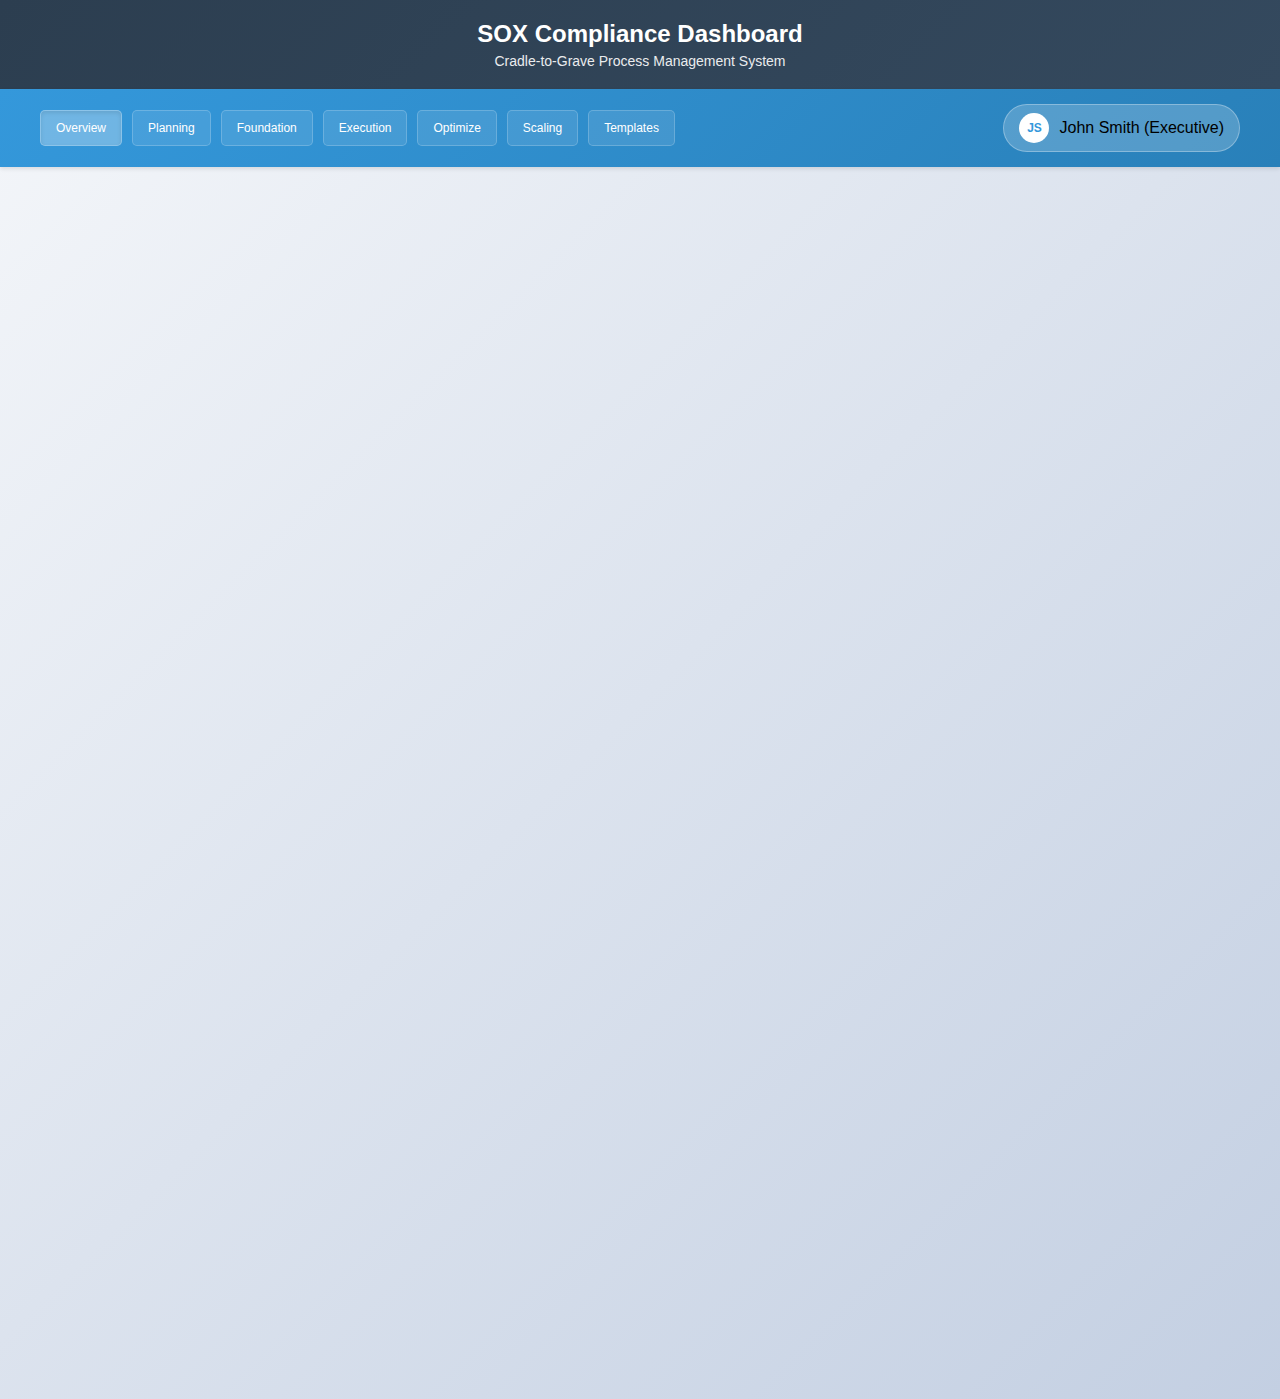
<file: svg/_svg4_ui/04-prototype.html>
<!DOCTYPE html>
<html lang="en">
<head>
    <meta charset="UTF-8">
    <meta name="viewport" content="width=device-width, initial-scale=1.0">
    <title>SOX Compliance Dashboard - Interactive Prototype</title>
    <style>
        * {
            margin: 0;
            padding: 0;
            box-sizing: border-box;
        }

        body {
            font-family: 'Segoe UI', Tahoma, Geneva, Verdana, sans-serif;
            background: linear-gradient(135deg, #f5f7fa 0%, #c3cfe2 100%);
            min-height: 100vh;
        }

        .container {
            max-width: 1400px;
            margin: 0 auto;
            padding: 0 20px;
        }

        /* Header Styles */
        .header {
            background: linear-gradient(135deg, #2c3e50 0%, #34495e 100%);
            color: white;
            padding: 20px 0;
            box-shadow: 0 4px 6px rgba(0,0,0,0.1);
        }

        .header h1 {
            font-size: 24px;
            font-weight: 600;
            text-align: center;
            margin-bottom: 5px;
        }

        .header p {
            text-align: center;
            opacity: 0.9;
            font-size: 14px;
        }

        /* Navigation Styles */
        .nav-bar {
            background: linear-gradient(135deg, #3498db 0%, #2980b9 100%);
            padding: 0;
            box-shadow: 0 2px 4px rgba(0,0,0,0.1);
        }

        .nav-container {
            display: flex;
            justify-content: space-between;
            align-items: center;
            padding: 15px 20px;
        }

        .nav-items {
            display: flex;
            gap: 10px;
        }

        .nav-item {
            padding: 10px 15px;
            background: rgba(255,255,255,0.1);
            border: 1px solid rgba(255,255,255,0.2);
            border-radius: 5px;
            color: white;
            text-decoration: none;
            font-size: 12px;
            font-weight: 500;
            transition: all 0.3s ease;
            cursor: pointer;
        }

        .nav-item:hover {
            background: rgba(255,255,255,0.2);
            transform: translateY(-1px);
        }

        .nav-item.active {
            background: rgba(255,255,255,0.3);
            box-shadow: inset 0 2px 4px rgba(0,0,0,0.1);
        }

        .user-profile {
            display: flex;
            align-items: center;
            gap: 10px;
            background: rgba(255,255,255,0.2);
            padding: 8px 15px;
            border-radius: 25px;
            border: 1px solid rgba(255,255,255,0.3);
        }

        .user-avatar {
            width: 30px;
            height: 30px;
            border-radius: 50%;
            background: white;
            display: flex;
            align-items: center;
            justify-content: center;
            font-weight: bold;
            color: #3498db;
            font-size: 12px;
        }

        /* Main Content */
        .main-content {
            padding: 30px 0;
        }

        /* Timeline Section */
        .timeline-section {
            background: white;
            border-radius: 15px;
            padding: 30px;
            margin-bottom: 30px;
            box-shadow: 0 8px 25px rgba(0,0,0,0.1);
            border: 1px solid rgba(0,0,0,0.05);
        }

        .timeline-title {
            text-align: center;
            font-size: 20px;
            font-weight: 600;
            color: #2c3e50;
            margin-bottom: 25px;
        }

        .progress-bar-container {
            position: relative;
            margin-bottom: 30px;
        }

        .progress-bar {
            width: 100%;
            height: 40px;
            background: #ecf0f1;
            border-radius: 20px;
            position: relative;
            overflow: hidden;
            box-shadow: inset 0 2px 4px rgba(0,0,0,0.1);
        }

        .progress-fill {
            height: 100%;
            background: linear-gradient(135deg, #27ae60 0%, #2ecc71 100%);
            border-radius: 20px;
            width: 40%;
            position: relative;
            transition: width 2s ease-in-out;
            animation: progressPulse 2s infinite;
        }

        @keyframes progressPulse {
            0%, 100% { opacity: 1; }
            50% { opacity: 0.8; }
        }

        .progress-text {
            position: absolute;
            top: 50%;
            left: 50%;
            transform: translate(-50%, -50%);
            color: white;
            font-weight: 600;
            font-size: 14px;
            text-shadow: 0 1px 2px rgba(0,0,0,0.3);
        }

        .milestones {
            display: flex;
            justify-content: space-between;
            align-items: flex-start;
            margin-top: 20px;
        }

        .milestone {
            text-align: center;
            flex: 1;
            padding: 0 10px;
        }

        .milestone-circle {
            width: 20px;
            height: 20px;
            border-radius: 50%;
            margin: 0 auto 10px;
            position: relative;
            transition: all 0.3s ease;
            cursor: pointer;
        }

        .milestone-circle:hover {
            transform: scale(1.2);
            box-shadow: 0 4px 8px rgba(0,0,0,0.2);
        }

        .milestone-circle.complete {
            background: #27ae60;
            box-shadow: 0 0 0 3px rgba(39, 174, 96, 0.3);
        }

        .milestone-circle.current {
            background: #f39c12;
            box-shadow: 0 0 0 3px rgba(243, 156, 18, 0.3);
            animation: pulse 2s infinite;
        }

        .milestone-circle.pending {
            background: #95a5a6;
        }

        @keyframes pulse {
            0% { box-shadow: 0 0 0 0 rgba(243, 156, 18, 0.7); }
            70% { box-shadow: 0 0 0 10px rgba(243, 156, 18, 0); }
            100% { box-shadow: 0 0 0 0 rgba(243, 156, 18, 0); }
        }

        .milestone-label {
            font-size: 11px;
            font-weight: 600;
            color: #2c3e50;
            margin-bottom: 5px;
        }

        .milestone-status {
            font-size: 9px;
            font-weight: 500;
        }

        .milestone-status.complete { color: #27ae60; }
        .milestone-status.current { color: #f39c12; }
        .milestone-status.pending { color: #95a5a6; }

        /* Dashboard Cards */
        .dashboard-grid {
            display: grid;
            grid-template-columns: repeat(auto-fit, minmax(400px, 1fr));
            gap: 25px;
            margin-bottom: 30px;
        }

        .card {
            background: white;
            border-radius: 15px;
            overflow: hidden;
            box-shadow: 0 8px 25px rgba(0,0,0,0.1);
            border: 1px solid rgba(0,0,0,0.05);
            transition: all 0.3s ease;
        }

        .card:hover {
            transform: translateY(-5px);
            box-shadow: 0 15px 35px rgba(0,0,0,0.15);
        }

        .card-header {
            padding: 20px 25px;
            color: white;
            font-weight: 600;
            font-size: 16px;
            text-align: center;
        }

        .card-header.metrics { background: linear-gradient(135deg, #3498db 0%, #2980b9 100%); }
        .card-header.phase { background: linear-gradient(135deg, #27ae60 0%, #2ecc71 100%); }
        .card-header.team { background: linear-gradient(135deg, #9b59b6 0%, #8e44ad 100%); }

        .card-body {
            padding: 25px;
        }

        .metric-item {
            margin-bottom: 20px;
        }

        .metric-label {
            font-size: 12px;
            font-weight: 600;
            color: #2c3e50;
            margin-bottom: 5px;
        }

        .metric-value {
            font-size: 24px;
            font-weight: 700;
            margin-bottom: 5px;
        }

        .metric-value.success { color: #27ae60; }
        .metric-value.warning { color: #f39c12; }
        .metric-value.danger { color: #e74c3c; }

        .metric-description {
            font-size: 11px;
            color: #7f8c8d;
        }

        .risk-indicator {
            width: 60px;
            height: 60px;
            border-radius: 50%;
            display: flex;
            align-items: center;
            justify-content: center;
            margin: 20px auto;
            font-size: 14px;
            font-weight: bold;
            color: white;
            text-shadow: 0 1px 2px rgba(0,0,0,0.3);
        }

        .risk-indicator.medium {
            background: linear-gradient(135deg, #f39c12 0%, #e67e22 100%);
        }

        .phase-progress {
            margin: 15px 0;
        }

        .phase-progress-bar {
            width: 100%;
            height: 12px;
            background: #ecf0f1;
            border-radius: 6px;
            overflow: hidden;
            margin-bottom: 10px;
        }

        .phase-progress-fill {
            height: 100%;
            background: linear-gradient(135deg, #27ae60 0%, #2ecc71 100%);
            width: 70%;
            border-radius: 6px;
            transition: width 1.5s ease-in-out;
        }

        .phase-details {
            list-style: none;
        }

        .phase-details li {
            font-size: 11px;
            color: #2c3e50;
            margin-bottom: 8px;
            padding-left: 15px;
            position: relative;
        }

        .phase-details li::before {
            content: "•";
            color: #3498db;
            position: absolute;
            left: 0;
        }

        .alert {
            background: #fff5f5;
            border: 1px solid #fed7d7;
            border-radius: 8px;
            padding: 12px;
            margin-top: 15px;
        }

        .alert-title {
            font-size: 11px;
            font-weight: 600;
            color: #e53e3e;
            margin-bottom: 5px;
        }

        .alert-text {
            font-size: 10px;
            color: #2c3e50;
        }

        .team-grid {
            display: grid;
            grid-template-columns: repeat(auto-fit, minmax(80px, 1fr));
            gap: 15px;
            margin-bottom: 20px;
        }

        .team-member {
            text-align: center;
        }

        .member-avatar {
            width: 40px;
            height: 40px;
            border-radius: 50%;
            margin: 0 auto 8px;
            display: flex;
            align-items: center;
            justify-content: center;
            color: white;
            font-weight: bold;
            font-size: 12px;
            text-shadow: 0 1px 2px rgba(0,0,0,0.3);
        }

        .member-avatar.available { background: linear-gradient(135deg, #27ae60 0%, #2ecc71 100%); }
        .member-avatar.busy { background: linear-gradient(135deg, #f39c12 0%, #e67e22 100%); }
        .member-avatar.overloaded { background: linear-gradient(135deg, #e74c3c 0%, #c0392b 100%); }
        .member-avatar.training { background: linear-gradient(135deg, #3498db 0%, #2980b9 100%); }

        .member-name {
            font-size: 10px;
            font-weight: 600;
            color: #2c3e50;
            margin-bottom: 3px;
        }

        .member-status {
            font-size: 9px;
            font-weight: 500;
        }

        .member-status.available { color: #27ae60; }
        .member-status.busy { color: #f39c12; }
        .member-status.overloaded { color: #e74c3c; }
        .member-status.training { color: #3498db; }

        .utilization-bar {
            width: 100%;
            height: 15px;
            background: #ecf0f1;
            border-radius: 7px;
            overflow: hidden;
            margin: 15px 0;
        }

        .utilization-fill {
            height: 100%;
            background: linear-gradient(135deg, #f39c12 0%, #e67e22 100%);
            width: 80%;
            border-radius: 7px;
            transition: width 1.5s ease-in-out;
        }

        /* Action Buttons */
        .action-panel {
            background: white;
            border-radius: 15px;
            padding: 25px;
            box-shadow: 0 8px 25px rgba(0,0,0,0.1);
            border: 1px solid rgba(0,0,0,0.05);
        }

        .action-grid {
            display: grid;
            grid-template-columns: repeat(auto-fit, minmax(150px, 1fr));
            gap: 15px;
        }

        .action-btn {
            padding: 15px 20px;
            border: none;
            border-radius: 10px;
            color: white;
            font-weight: 600;
            font-size: 12px;
            cursor: pointer;
            transition: all 0.3s ease;
            text-transform: uppercase;
            letter-spacing: 0.5px;
        }

        .action-btn:hover {
            transform: translateY(-2px);
            box-shadow: 0 8px 15px rgba(0,0,0,0.2);
        }

        .action-btn.primary { background: linear-gradient(135deg, #3498db 0%, #2980b9 100%); }
        .action-btn.success { background: linear-gradient(135deg, #27ae60 0%, #2ecc71 100%); }
        .action-btn.warning { background: linear-gradient(135deg, #f39c12 0%, #e67e22 100%); }
        .action-btn.purple { background: linear-gradient(135deg, #9b59b6 0%, #8e44ad 100%); }

        /* Responsive Design */
        @media (max-width: 768px) {
            .nav-items {
                display: none;
            }

            .dashboard-grid {
                grid-template-columns: 1fr;
            }

            .milestones {
                flex-wrap: wrap;
                gap: 15px;
            }

            .milestone {
                flex: 0 0 calc(50% - 7.5px);
            }

            .action-grid {
                grid-template-columns: 1fr;
            }
        }

        /* Loading Animation */
        .loading {
            opacity: 0;
            animation: fadeIn 0.5s ease-in-out forwards;
        }

        @keyframes fadeIn {
            from { opacity: 0; transform: translateY(20px); }
            to { opacity: 1; transform: translateY(0); }
        }

        /* Interactive Elements */
        .clickable {
            cursor: pointer;
            transition: all 0.3s ease;
        }

        .clickable:hover {
            opacity: 0.8;
        }

        /* Tooltip */
        .tooltip {
            position: relative;
        }

        .tooltip::after {
            content: attr(data-tooltip);
            position: absolute;
            bottom: 100%;
            left: 50%;
            transform: translateX(-50%);
            background: rgba(0,0,0,0.8);
            color: white;
            padding: 8px 12px;
            border-radius: 6px;
            font-size: 11px;
            white-space: nowrap;
            opacity: 0;
            pointer-events: none;
            transition: opacity 0.3s ease;
            z-index: 1000;
        }

        .tooltip:hover::after {
            opacity: 1;
        }

        /* Status Indicators */
        .status-online {
            display: inline-block;
            width: 8px;
            height: 8px;
            background: #27ae60;
            border-radius: 50%;
            margin-right: 8px;
            animation: statusPulse 2s infinite;
        }

        @keyframes statusPulse {
            0%, 100% { opacity: 1; }
            50% { opacity: 0.5; }
        }
    </style>
</head>
<body>
    <header class="header">
        <div class="container">
            <h1>SOX Compliance Dashboard</h1>
            <p>Cradle-to-Grave Process Management System</p>
        </div>
    </header>

    <nav class="nav-bar">
        <div class="container">
            <div class="nav-container">
                <div class="nav-items">
                    <div class="nav-item active" data-section="overview">Overview</div>
                    <div class="nav-item" data-section="planning">Planning</div>
                    <div class="nav-item" data-section="foundation">Foundation</div>
                    <div class="nav-item" data-section="execution">Execution</div>
                    <div class="nav-item" data-section="optimize">Optimize</div>
                    <div class="nav-item" data-section="scaling">Scaling</div>
                    <div class="nav-item" data-section="templates">Templates</div>
                </div>
                <div class="user-profile">
                    <div class="user-avatar">JS</div>
                    <span>John Smith (Executive)</span>
                </div>
            </div>
        </div>
    </nav>

    <main class="main-content">
        <div class="container">
            <!-- Timeline Section -->
            <section class="timeline-section loading">
                <h2 class="timeline-title">SOX Implementation Timeline</h2>
                <div class="progress-bar-container">
                    <div class="progress-bar">
                        <div class="progress-fill">
                            <div class="progress-text">40% Complete - Foundation Phase</div>
                        </div>
                    </div>
                </div>
                
                <div class="milestones">
                    <div class="milestone">
                        <div class="milestone-circle complete tooltip clickable" data-tooltip="Planning phase completed successfully"></div>
                        <div class="milestone-label">Planning</div>
                        <div class="milestone-status complete">✓ Complete</div>
                    </div>
                    <div class="milestone">
                        <div class="milestone-circle current tooltip clickable" data-tooltip="Foundation phase 70% complete"></div>
                        <div class="milestone-label">Foundation</div>
                        <div class="milestone-status current">In Progress</div>
                    </div>
                    <div class="milestone">
                        <div class="milestone-circle pending tooltip clickable" data-tooltip="Execution phase scheduled to start Week 37"></div>
                        <div class="milestone-label">Execution</div>
                        <div class="milestone-status pending">Pending</div>
                    </div>
                    <div class="milestone">
                        <div class="milestone-circle pending tooltip clickable" data-tooltip="Optimization phase scheduled for Week 73"></div>
                        <div class="milestone-label">Optimize</div>
                        <div class="milestone-status pending">Pending</div>
                    </div>
                    <div class="milestone">
                        <div class="milestone-circle pending tooltip clickable" data-tooltip="Scaling phase for implementation 2"></div>
                        <div class="milestone-label">Scaling</div>
                        <div class="milestone-status pending">Pending</div>
                    </div>
                </div>
            </section>

            <!-- Dashboard Cards -->
            <div class="dashboard-grid">
                <!-- Key Metrics Card -->
                <div class="card loading">
                    <div class="card-header metrics">Key Metrics</div>
                    <div class="card-body">
                        <div class="metric-item">
                            <div class="metric-label">Budget Status:</div>
                            <div class="metric-value success">$1.2M / $1.5M</div>
                            <div class="metric-description">80% utilized, on track</div>
                        </div>
                        <div class="metric-item">
                            <div class="metric-label">Timeline:</div>
                            <div class="metric-value warning">Week 28 / 72</div>
                            <div class="metric-description">39% complete, 2 weeks behind</div>
                        </div>
                        <div class="risk-indicator medium tooltip" data-tooltip="Medium risk due to SAP integration delays">
                            MED
                        </div>
                        <div style="text-align: center; font-size: 11px; color: #7f8c8d; margin-top: 10px;">Risk Level</div>
                    </div>
                </div>

                <!-- Current Phase Card -->
                <div class="card loading">
                    <div class="card-header phase">Current Phase: Foundation</div>
                    <div class="card-body">
                        <div class="metric-label">Layer 2: Business Configuration</div>
                        <div class="phase-progress">
                            <div class="phase-progress-bar">
                                <div class="phase-progress-fill"></div>
                            </div>
                            <div style="text-align: right; font-size: 12px; color: #27ae60; font-weight: 600; margin-top: 5px;">70%</div>
                        </div>
                        <ul class="phase-details">
                            <li>Control library creation: 35/47 controls complete</li>
                            <li>AI template generation: Learning from patterns</li>
                            <li>User training: 28/47 users certified</li>
                        </ul>
                        <div class="alert">
                            <div class="alert-title">⚠ Attention Required:</div>
                            <div class="alert-text">SAP integration 2 weeks behind schedule</div>
                        </div>
                    </div>
                </div>

                <!-- Team Status Card -->
                <div class="card loading">
                    <div class="card-header team">Team Status</div>
                    <div class="card-body">
                        <div class="team-grid">
                            <div class="team-member">
                                <div class="member-avatar available tooltip" data-tooltip="Available for new assignments">JS</div>
                                <div class="member-name">John Smith</div>
                                <div class="member-status available">Available</div>
                            </div>
                            <div class="team-member">
                                <div class="member-avatar busy tooltip" data-tooltip="Working on control documentation">MD</div>
                                <div class="member-name">Mary Davis</div>
                                <div class="member-status busy">Busy</div>
                            </div>
                            <div class="team-member">
                                <div class="member-avatar overloaded tooltip" data-tooltip="Needs support - handling SAP integration issues">RJ</div>
                                <div class="member-name">Robert Jones</div>
                                <div class="member-status overloaded">Overloaded</div>
                            </div>
                            <div class="team-member">
                                <div class="member-avatar training tooltip" data-tooltip="Currently in SOX certification training">SK</div>
                                <div class="member-name">Sarah Kim</div>
                                <div class="member-status training">Training</div>
                            </div>
                        </div>
                        
                        <div class="metric-label" style="margin-top: 20px;">Team Utilization:</div>
                        <div class="utilization-bar">
                            <div class="utilization-fill"></div>
                        </div>
                        <div style="display: flex; justify-content: space-between; align-items: center; margin-top: 5px;">
                            <span style="font-size: 11px; color: #7f8c8d;">Current Load</span>
                            <span style="font-size: 12px; color: #f39c12; font-weight: 600;">80% (High)</span>
                        </div>
                        <div style="font-size: 11px; color: #7f8c8d; margin-top: 10px;">
                            Recommendation: Add 1 analyst for Q4
                        </div>
                    </div>
                </div>
            </div>

            <!-- Action Panel -->
            <section class="action-panel loading">
                <div class="action-grid">
                    <button class="action-btn primary clickable" onclick="drillDown()">
                        📊 Drill Down
                    </button>
                    <button class="action-btn success clickable" onclick="exportReport()">
                        📄 Export Report
                    </button>
                    <button class="action-btn warning clickable" onclick="scheduleMeeting()">
                        📅 Schedule Meeting
                    </button>
                    <button class="action-btn purple clickable" onclick="showAIInsights()">
                        🤖 AI Insights
                    </button>
                </div>
                
                <div style="display: flex; justify-content: space-between; align-items: center; margin-top: 25px; padding-top: 20px; border-top: 1px solid #ecf0f1;">
                    <div>
                        <div style="font-size: 12px; font-weight: 600; color: #2c3e50; margin-bottom: 5px;">Quick Stats:</div>
                        <div style="font-size: 10px; color: #27ae60;">• 127 tasks completed this week</div>
                        <div style="font-size: 10px; color: #3498db;">• 23 AI recommendations generated</div>
                    </div>
                    <div>
                        <div style="font-size: 12px; font-weight: 600; color: #2c3e50; margin-bottom: 5px;">System Status:</div>
                        <div style="display: flex; align-items: center; font-size: 10px; color: #27ae60;">
                            <span class="status-online"></span>
                            All systems operational
                        </div>
                    </div>
                </div>
            </section>
        </div>
    </main>

    <script>
        // Animation and Interactivity
        document.addEventListener('DOMContentLoaded', function() {
            // Add loading animation delay
            const loadingElements = document.querySelectorAll('.loading');
            loadingElements.forEach((element, index) => {
                setTimeout(() => {
                    element.style.animationDelay = `${index * 200}ms`;
                }, 100);
            });

            // Navigation functionality
            const navItems = document.querySelectorAll('.nav-item');
            navItems.forEach(item => {
                item.addEventListener('click', function() {
                    navItems.forEach(nav => nav.classList.remove('active'));
                    this.classList.add('active');
                    
                    // Simulate section switching
                    const section = this.dataset.section;
                    console.log(`Switching to section: ${section}`);
                    
                    // Add some visual feedback
                    this.style.transform = 'scale(0.95)';
                    setTimeout(() => {
                        this.style.transform = '';
                    }, 150);
                });
            });

            // Milestone interactions
            const milestones = document.querySelectorAll('.milestone-circle');
            milestones.forEach(milestone => {
                milestone.addEventListener('click', function() {
                    // Simulate milestone detail view
                    const status = this.classList.contains('complete') ? 'Complete' : 
                                  this.classList.contains('current') ? 'In Progress' : 'Pending';
                    showNotification(`Milestone Status: ${status}`, 'info');
                });
            });

            // Team member interactions
            const teamMembers = document.querySelectorAll('.member-avatar');
            teamMembers.forEach(member => {
                member.addEventListener('click', function() {
                    const name = this.parentElement.querySelector('.member-name').textContent;
                    const status = this.parentElement.querySelector('.member-status').textContent;
                    showNotification(`${name} - Status: ${status}`, 'info');
                });
            });

            // Animate progress bars on load
            setTimeout(() => {
                const progressFill = document.querySelector('.progress-fill');
                const phaseFill = document.querySelector('.phase-progress-fill');
                const utilizationFill = document.querySelector('.utilization-fill');
                
                if (progressFill) progressFill.style.width = '40%';
                if (phaseFill) phaseFill.style.width = '70%';
                if (utilizationFill) utilizationFill.style.width = '80%';
            }, 1000);
        });

        // Action button functions
        function drillDown() {
            showNotification('Opening detailed view...', 'success');
            // Simulate loading detailed view
            setTimeout(() => {
                console.log('Drill down view would load here');
            }, 500);
        }

        function exportReport() {
            showNotification('Generating SOX progress report...', 'info');
            // Simulate report generation
            setTimeout(() => {
                showNotification('Report exported successfully!', 'success');
            }, 2000);
        }

        function scheduleMeeting() {
            showNotification('Opening calendar integration...', 'info');
            // Simulate calendar integration
            setTimeout(() => {
                console.log('Calendar integration would open here');
            }, 500);
        }

        function showAIInsights() {
            showNotification('Loading AI recommendations...', 'info');
            // Simulate AI insights
            setTimeout(() => {
                const insights = [
                    'Consider adding 1 senior analyst to reduce timeline risk',
                    'SAP integration can be accelerated with external consultant',
                    'Inventory controls show 95% automation potential',
                    'User adoption rate will improve with additional training'
                ];
                const randomInsight = insights[Math.floor(Math.random() * insights.length)];
                showNotification(`AI Insight: ${randomInsight}`, 'success');
            }, 1500);
        }

        // Notification system
        function showNotification(message, type = 'info') {
            const notification = document.createElement('div');
            notification.style.cssText = `
                position: fixed;
                top: 20px;
                right: 20px;
                padding: 15px 20px;
                border-radius: 8px;
                color: white;
                font-weight: 500;
                font-size: 14px;
                z-index: 10000;
                max-width: 350px;
                box-shadow: 0 8px 25px rgba(0,0,0,0.15);
                transform: translateX(400px);
                transition: all 0.3s ease;
            `;

            switch(type) {
                case 'success':
                    notification.style.background = 'linear-gradient(135deg, #27ae60 0%, #2ecc71 100%)';
                    break;
                case 'warning':
                    notification.style.background = 'linear-gradient(135deg, #f39c12 0%, #e67e22 100%)';
                    break;
                case 'error':
                    notification.style.background = 'linear-gradient(135deg, #e74c3c 0%, #c0392b 100%)';
                    break;
                default:
                    notification.style.background = 'linear-gradient(135deg, #3498db 0%, #2980b9 100%)';
            }

            notification.textContent = message;
            document.body.appendChild(notification);

            // Animate in
            setTimeout(() => {
                notification.style.transform = 'translateX(0)';
            }, 100);

            // Auto remove
            setTimeout(() => {
                notification.style.transform = 'translateX(400px)';
                setTimeout(() => {
                    document.body.removeChild(notification);
                }, 300);
            }, 4000);
        }

        // Simulate real-time updates
        setInterval(() => {
            const onlineIndicator = document.querySelector('.status-online');
            if (onlineIndicator) {
                onlineIndicator.style.opacity = onlineIndicator.style.opacity === '0.5' ? '1' : '0.5';
            }
        }, 1000);

        // Add keyboard shortcuts
        document.addEventListener('keydown', function(e) {
            if (e.ctrlKey || e.metaKey) {
                switch(e.key) {
                    case 'd':
                        e.preventDefault();
                        drillDown();
                        break;
                    case 'e':
                        e.preventDefault();
                        exportReport();
                        break;
                    case 'm':
                        e.preventDefault();
                        scheduleMeeting();
                        break;
                    case 'i':
                        e.preventDefault();
                        showAIInsights();
                        break;
                }
            }
        });

        // Welcome message
        setTimeout(() => {
            showNotification('Welcome to SOX Dashboard! Use Ctrl+D for drill-down, Ctrl+E for export.', 'info');
        }, 2000);
    </script>
</body>
</html>
</file>
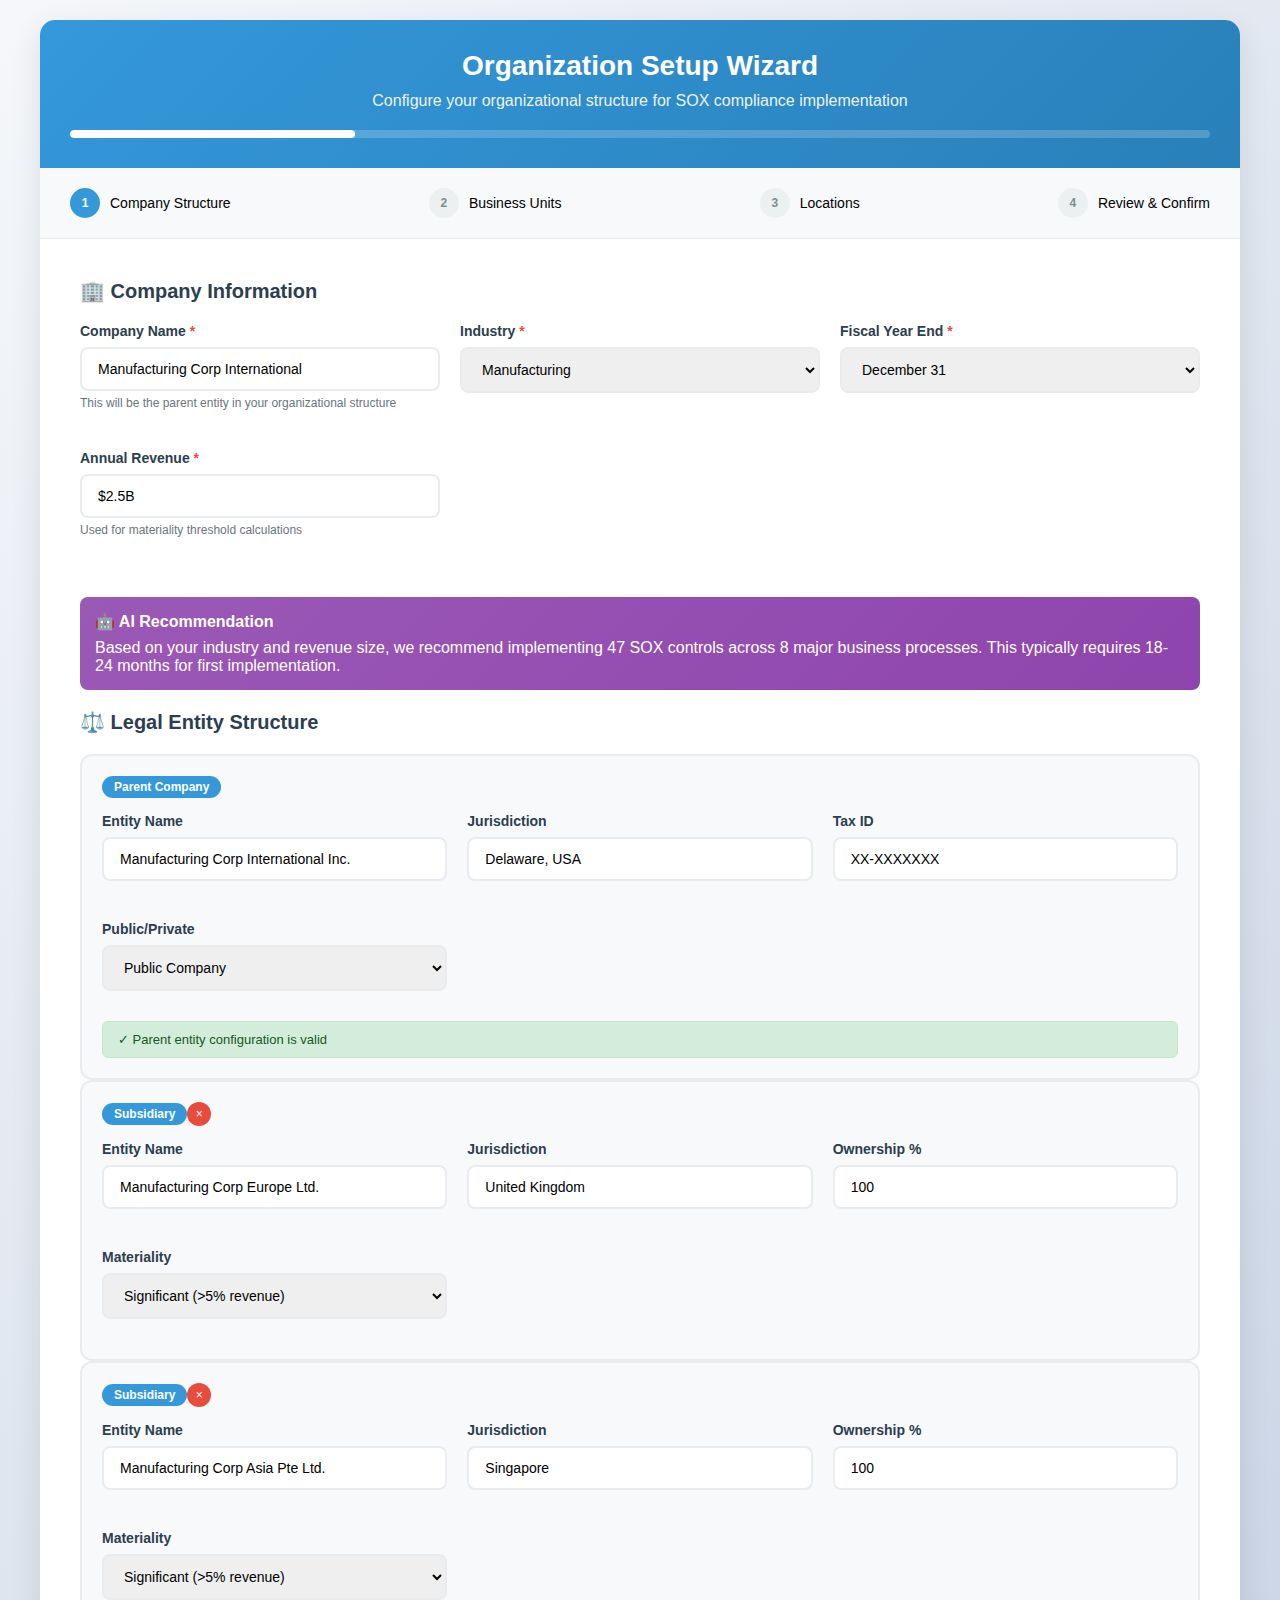
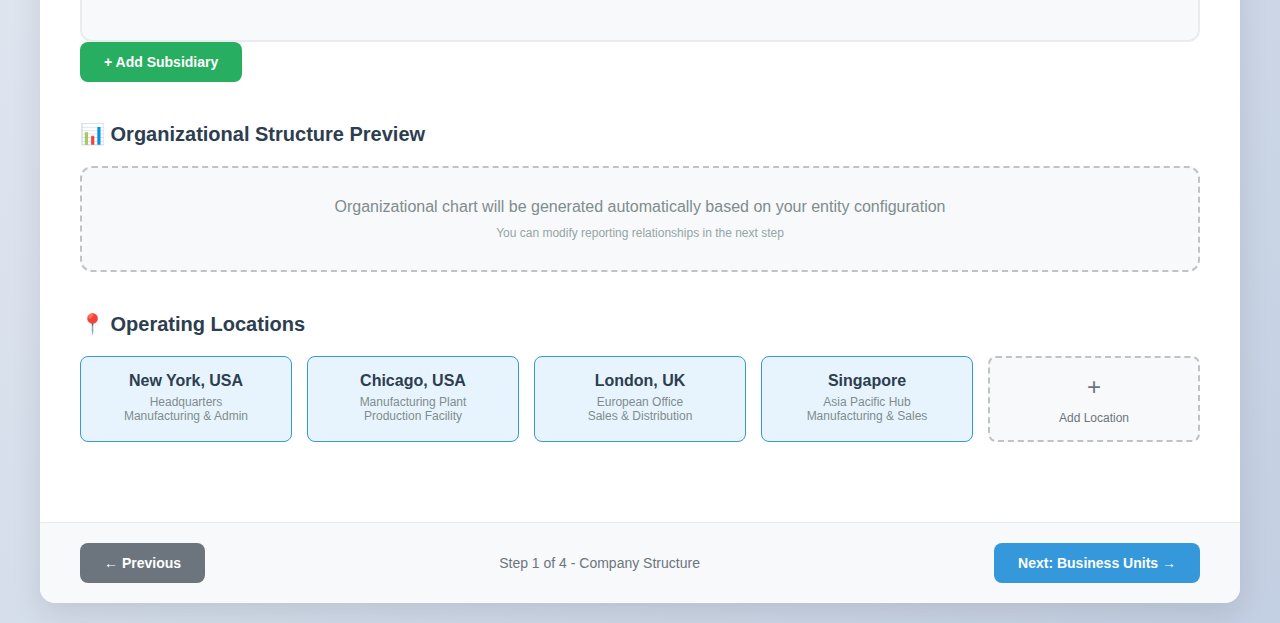
<file: svg/_svg4_ui/07-organization_setup_mockup.html>
<!DOCTYPE html>
<html lang="en">
<head>
    <meta charset="UTF-8">
    <meta name="viewport" content="width=device-width, initial-scale=1.0">
    <title>Organization Setup Wizard - SOX Platform</title>
    <style>
        * {
            margin: 0;
            padding: 0;
            box-sizing: border-box;
        }

        body {
            font-family: 'Segoe UI', Tahoma, Geneva, Verdana, sans-serif;
            background: linear-gradient(135deg, #f5f7fa 0%, #c3cfe2 100%);
            min-height: 100vh;
            padding: 20px;
        }

        .container {
            max-width: 1200px;
            margin: 0 auto;
            background: white;
            border-radius: 15px;
            box-shadow: 0 10px 30px rgba(0,0,0,0.1);
            overflow: hidden;
        }

        .header {
            background: linear-gradient(135deg, #3498db 0%, #2980b9 100%);
            color: white;
            padding: 30px;
            text-align: center;
        }

        .header h1 {
            font-size: 28px;
            margin-bottom: 10px;
        }

        .header p {
            font-size: 16px;
            opacity: 0.9;
        }

        .progress-bar {
            background: rgba(255,255,255,0.2);
            height: 8px;
            border-radius: 4px;
            margin-top: 20px;
            overflow: hidden;
        }

        .progress-fill {
            background: white;
            height: 100%;
            width: 25%;
            border-radius: 4px;
            transition: width 0.5s ease;
        }

        .steps {
            display: flex;
            justify-content: space-between;
            background: #f8f9fa;
            padding: 20px 30px;
            border-bottom: 1px solid #e9ecef;
        }

        .step {
            display: flex;
            align-items: center;
            gap: 10px;
            font-size: 14px;
            font-weight: 500;
        }

        .step-number {
            width: 30px;
            height: 30px;
            border-radius: 50%;
            display: flex;
            align-items: center;
            justify-content: center;
            font-weight: bold;
            font-size: 12px;
        }

        .step.active .step-number {
            background: #3498db;
            color: white;
        }

        .step.completed .step-number {
            background: #27ae60;
            color: white;
        }

        .step.pending .step-number {
            background: #ecf0f1;
            color: #7f8c8d;
        }

        .content {
            padding: 40px;
        }

        .form-section {
            margin-bottom: 40px;
        }

        .section-title {
            font-size: 20px;
            font-weight: 600;
            color: #2c3e50;
            margin-bottom: 20px;
            display: flex;
            align-items: center;
            gap: 10px;
        }

        .form-grid {
            display: grid;
            grid-template-columns: repeat(auto-fit, minmax(300px, 1fr));
            gap: 20px;
        }

        .form-group {
            margin-bottom: 20px;
        }

        .form-label {
            display: block;
            font-weight: 600;
            color: #2c3e50;
            margin-bottom: 8px;
            font-size: 14px;
        }

        .form-input {
            width: 100%;
            padding: 12px 16px;
            border: 2px solid #e9ecef;
            border-radius: 8px;
            font-size: 14px;
            transition: all 0.3s ease;
        }

        .form-input:focus {
            outline: none;
            border-color: #3498db;
            box-shadow: 0 0 0 3px rgba(52, 152, 219, 0.1);
        }

        .entity-card {
            background: #f8f9fa;
            border: 2px solid #e9ecef;
            border-radius: 12px;
            padding: 20px;
            position: relative;
            transition: all 0.3s ease;
        }

        .entity-card:hover {
            border-color: #3498db;
            transform: translateY(-2px);
            box-shadow: 0 5px 15px rgba(0,0,0,0.1);
        }

        .entity-header {
            display: flex;
            justify-content: between;
            align-items: center;
            margin-bottom: 15px;
        }

        .entity-type {
            background: #3498db;
            color: white;
            padding: 4px 12px;
            border-radius: 20px;
            font-size: 12px;
            font-weight: 600;
        }

        .remove-btn {
            background: #e74c3c;
            color: white;
            border: none;
            width: 24px;
            height: 24px;
            border-radius: 50%;
            cursor: pointer;
            font-size: 12px;
        }

        .add-entity-btn {
            background: #27ae60;
            color: white;
            border: none;
            padding: 12px 24px;
            border-radius: 8px;
            font-weight: 600;
            cursor: pointer;
            font-size: 14px;
            transition: background 0.3s ease;
        }

        .add-entity-btn:hover {
            background: #229954;
        }

        .org-chart {
            background: #f8f9fa;
            border: 2px dashed #bdc3c7;
            border-radius: 12px;
            padding: 30px;
            text-align: center;
            margin: 20px 0;
        }

        .locations-grid {
            display: grid;
            grid-template-columns: repeat(auto-fill, minmax(200px, 1fr));
            gap: 15px;
            margin-top: 20px;
        }

        .location-card {
            background: #e8f4fd;
            border: 1px solid #3498db;
            border-radius: 8px;
            padding: 15px;
            text-align: center;
        }

        .location-name {
            font-weight: 600;
            color: #2c3e50;
            margin-bottom: 5px;
        }

        .location-details {
            font-size: 12px;
            color: #7f8c8d;
        }

        .action-bar {
            background: #f8f9fa;
            padding: 20px 40px;
            border-top: 1px solid #e9ecef;
            display: flex;
            justify-content: space-between;
            align-items: center;
        }

        .btn {
            padding: 12px 24px;
            border: none;
            border-radius: 8px;
            font-weight: 600;
            cursor: pointer;
            font-size: 14px;
            transition: all 0.3s ease;
        }

        .btn-secondary {
            background: #6c757d;
            color: white;
        }

        .btn-primary {
            background: #3498db;
            color: white;
        }

        .btn:hover {
            transform: translateY(-1px);
            box-shadow: 0 4px 8px rgba(0,0,0,0.2);
        }

        .ai-suggestion {
            background: linear-gradient(135deg, #9b59b6 0%, #8e44ad 100%);
            color: white;
            padding: 15px;
            border-radius: 8px;
            margin: 20px 0;
        }

        .ai-title {
            font-weight: 600;
            margin-bottom: 8px;
            display: flex;
            align-items: center;
            gap: 8px;
        }

        .validation-message {
            background: #d4edda;
            border: 1px solid #c3e6cb;
            color: #155724;
            padding: 10px 15px;
            border-radius: 6px;
            margin-top: 10px;
            font-size: 13px;
        }

        .error-message {
            background: #f8d7da;
            border: 1px solid #f5c6cb;
            color: #721c24;
            padding: 10px 15px;
            border-radius: 6px;
            margin-top: 10px;
            font-size: 13px;
        }

        .help-text {
            font-size: 12px;
            color: #6c757d;
            margin-top: 5px;
        }

        .required {
            color: #e74c3c;
        }
    </style>
</head>
<body>
    <div class="container">
        <div class="header">
            <h1>Organization Setup Wizard</h1>
            <p>Configure your organizational structure for SOX compliance implementation</p>
            <div class="progress-bar">
                <div class="progress-fill"></div>
            </div>
        </div>

        <div class="steps">
            <div class="step active">
                <div class="step-number">1</div>
                <span>Company Structure</span>
            </div>
            <div class="step pending">
                <div class="step-number">2</div>
                <span>Business Units</span>
            </div>
            <div class="step pending">
                <div class="step-number">3</div>
                <span>Locations</span>
            </div>
            <div class="step pending">
                <div class="step-number">4</div>
                <span>Review & Confirm</span>
            </div>
        </div>

        <div class="content">
            <!-- Company Information -->
            <div class="form-section">
                <h2 class="section-title">
                    🏢 Company Information
                </h2>
                <div class="form-grid">
                    <div class="form-group">
                        <label class="form-label">Company Name <span class="required">*</span></label>
                        <input type="text" class="form-input" value="Manufacturing Corp International" placeholder="Enter company name">
                        <div class="help-text">This will be the parent entity in your organizational structure</div>
                    </div>
                    <div class="form-group">
                        <label class="form-label">Industry <span class="required">*</span></label>
                        <select class="form-input">
                            <option value="manufacturing">Manufacturing</option>
                            <option value="technology">Technology</option>
                            <option value="financial">Financial Services</option>
                            <option value="healthcare">Healthcare</option>
                            <option value="retail">Retail</option>
                        </select>
                    </div>
                    <div class="form-group">
                        <label class="form-label">Fiscal Year End <span class="required">*</span></label>
                        <select class="form-input">
                            <option value="december">December 31</option>
                            <option value="march">March 31</option>
                            <option value="june">June 30</option>
                            <option value="september">September 30</option>
                        </select>
                    </div>
                    <div class="form-group">
                        <label class="form-label">Annual Revenue <span class="required">*</span></label>
                        <input type="text" class="form-input" value="$2.5B" placeholder="e.g., $500M, $2.5B">
                        <div class="help-text">Used for materiality threshold calculations</div>
                    </div>
                </div>
            </div>

            <!-- AI Suggestion -->
            <div class="ai-suggestion">
                <div class="ai-title">
                    🤖 AI Recommendation
                </div>
                <p>Based on your industry and revenue size, we recommend implementing 47 SOX controls across 8 major business processes. This typically requires 18-24 months for first implementation.</p>
            </div>

            <!-- Legal Entities -->
            <div class="form-section">
                <h2 class="section-title">
                    ⚖️ Legal Entity Structure
                </h2>
                
                <div class="entity-card">
                    <div class="entity-header">
                        <div class="entity-type">Parent Company</div>
                    </div>
                    <div class="form-grid">
                        <div class="form-group">
                            <label class="form-label">Entity Name</label>
                            <input type="text" class="form-input" value="Manufacturing Corp International Inc.">
                        </div>
                        <div class="form-group">
                            <label class="form-label">Jurisdiction</label>
                            <input type="text" class="form-input" value="Delaware, USA">
                        </div>
                        <div class="form-group">
                            <label class="form-label">Tax ID</label>
                            <input type="text" class="form-input" value="XX-XXXXXXX" placeholder="Federal Tax ID">
                        </div>
                        <div class="form-group">
                            <label class="form-label">Public/Private</label>
                            <select class="form-input">
                                <option value="public">Public Company</option>
                                <option value="private">Private Company</option>
                            </select>
                        </div>
                    </div>
                    <div class="validation-message">
                        ✓ Parent entity configuration is valid
                    </div>
                </div>

                <div class="entity-card">
                    <div class="entity-header">
                        <div class="entity-type">Subsidiary</div>
                        <button class="remove-btn">×</button>
                    </div>
                    <div class="form-grid">
                        <div class="form-group">
                            <label class="form-label">Entity Name</label>
                            <input type="text" class="form-input" value="Manufacturing Corp Europe Ltd.">
                        </div>
                        <div class="form-group">
                            <label class="form-label">Jurisdiction</label>
                            <input type="text" class="form-input" value="United Kingdom">
                        </div>
                        <div class="form-group">
                            <label class="form-label">Ownership %</label>
                            <input type="number" class="form-input" value="100" min="0" max="100">
                        </div>
                        <div class="form-group">
                            <label class="form-label">Materiality</label>
                            <select class="form-input">
                                <option value="significant">Significant (>5% revenue)</option>
                                <option value="moderate">Moderate (1-5% revenue)</option>
                                <option value="minor">Minor (<1% revenue)</option>
                            </select>
                        </div>
                    </div>
                </div>

                <div class="entity-card">
                    <div class="entity-header">
                        <div class="entity-type">Subsidiary</div>
                        <button class="remove-btn">×</button>
                    </div>
                    <div class="form-grid">
                        <div class="form-group">
                            <label class="form-label">Entity Name</label>
                            <input type="text" class="form-input" value="Manufacturing Corp Asia Pte Ltd.">
                        </div>
                        <div class="form-group">
                            <label class="form-label">Jurisdiction</label>
                            <input type="text" class="form-input" value="Singapore">
                        </div>
                        <div class="form-group">
                            <label class="form-label">Ownership %</label>
                            <input type="number" class="form-input" value="100" min="0" max="100">
                        </div>
                        <div class="form-group">
                            <label class="form-label">Materiality</label>
                            <select class="form-input">
                                <option value="significant">Significant (>5% revenue)</option>
                                <option value="moderate">Moderate (1-5% revenue)</option>
                                <option value="minor">Minor (<1% revenue)</option>
                            </select>
                        </div>
                    </div>
                </div>

                <button class="add-entity-btn" onclick="addEntity()">+ Add Subsidiary</button>
            </div>

            <!-- Organizational Chart Preview -->
            <div class="form-section">
                <h2 class="section-title">
                    📊 Organizational Structure Preview
                </h2>
                <div class="org-chart">
                    <p style="color: #7f8c8d;">Organizational chart will be generated automatically based on your entity configuration</p>
                    <p style="font-size: 12px; color: #95a5a6; margin-top: 10px;">You can modify reporting relationships in the next step</p>
                </div>
            </div>

            <!-- Locations -->
            <div class="form-section">
                <h2 class="section-title">
                    📍 Operating Locations
                </h2>
                <div class="locations-grid">
                    <div class="location-card">
                        <div class="location-name">New York, USA</div>
                        <div class="location-details">Headquarters<br>Manufacturing & Admin</div>
                    </div>
                    <div class="location-card">
                        <div class="location-name">Chicago, USA</div>
                        <div class="location-details">Manufacturing Plant<br>Production Facility</div>
                    </div>
                    <div class="location-card">
                        <div class="location-name">London, UK</div>
                        <div class="location-details">European Office<br>Sales & Distribution</div>
                    </div>
                    <div class="location-card">
                        <div class="location-name">Singapore</div>
                        <div class="location-details">Asia Pacific Hub<br>Manufacturing & Sales</div>
                    </div>
                    <div class="location-card" style="border: 2px dashed #bdc3c7; background: #f8f9fa;">
                        <div style="color: #6c757d; font-size: 24px; margin-bottom: 10px;">+</div>
                        <div style="color: #6c757d; font-size: 12px;">Add Location</div>
                    </div>
                </div>
            </div>
        </div>

        <div class="action-bar">
            <button class="btn btn-secondary">← Previous</button>
            <div style="font-size: 14px; color: #6c757d;">
                Step 1 of 4 - Company Structure
            </div>
            <button class="btn btn-primary" onclick="nextStep()">Next: Business Units →</button>
        </div>
    </div>

    <script>
        function addEntity() {
            const entityHtml = `
                <div class="entity-card">
                    <div class="entity-header">
                        <div class="entity-type">Subsidiary</div>
                        <button class="remove-btn" onclick="removeEntity(this)">×</button>
                    </div>
                    <div class="form-grid">
                        <div class="form-group">
                            <label class="form-label">Entity Name</label>
                            <input type="text" class="form-input" placeholder="Enter entity name">
                        </div>
                        <div class="form-group">
                            <label class="form-label">Jurisdiction</label>
                            <input type="text" class="form-input" placeholder="Enter jurisdiction">
                        </div>
                        <div class="form-group">
                            <label class="form-label">Ownership %</label>
                            <input type="number" class="form-input" min="0" max="100" placeholder="0-100">
                        </div>
                        <div class="form-group">
                            <label class="form-label">Materiality</label>
                            <select class="form-input">
                                <option value="">Select materiality</option>
                                <option value="significant">Significant (>5% revenue)</option>
                                <option value="moderate">Moderate (1-5% revenue)</option>
                                <option value="minor">Minor (<1% revenue)</option>
                            </select>
                        </div>
                    </div>
                </div>
            `;
            
            const addButton = document.querySelector('.add-entity-btn');
            addButton.insertAdjacentHTML('beforebegin', entityHtml);
        }

        function removeEntity(button) {
            button.closest('.entity-card').remove();
        }

        function nextStep() {
            // Validate current step
            const requiredFields = document.querySelectorAll('.form-input[required], .form-input');
            let allValid = true;
            
            // Simple validation
            requiredFields.forEach(field => {
                if (field.value.trim() === '') {
                    field.style.borderColor = '#e74c3c';
                    allValid = false;
                } else {
                    field.style.borderColor = '#e9ecef';
                }
            });
            
            if (allValid) {
                // Update progress
                document.querySelector('.progress-fill').style.width = '50%';
                
                // Show success message
                const message = document.createElement('div');
                message.className = 'validation-message';
                message.textContent = '✓ Company structure saved successfully! Proceeding to business units...';
                document.querySelector('.content').appendChild(message);
                
                setTimeout(() => {
                    // In real app, would navigate to next step
                    console.log('Navigating to business units step...');
                }, 1500);
            } else {
                // Show error message
                const message = document.createElement('div');
                message.className = 'error-message';
                message.textContent = '⚠ Please fill in all required fields before proceeding.';
                document.querySelector('.content').appendChild(message);
                
                setTimeout(() => {
                    message.remove();
                }, 3000);
            }
        }

        // Add some interactivity
        document.querySelectorAll('.form-input').forEach(input => {
            input.addEventListener('focus', function() {
                this.parentElement.style.transform = 'translateY(-2px)';
            });
            
            input.addEventListener('blur', function() {
                this.parentElement.style.transform = 'translateY(0)';
            });
        });

        // Auto-save functionality
        let saveTimeout;
        document.querySelectorAll('.form-input').forEach(input => {
            input.addEventListener('input', function() {
                clearTimeout(saveTimeout);
                saveTimeout = setTimeout(() => {
                    console.log('Auto-saving organization data...');
                    // In real app, would save to backend
                }, 1000);
            });
        });
    </script>
</body>
</html>
</file>
